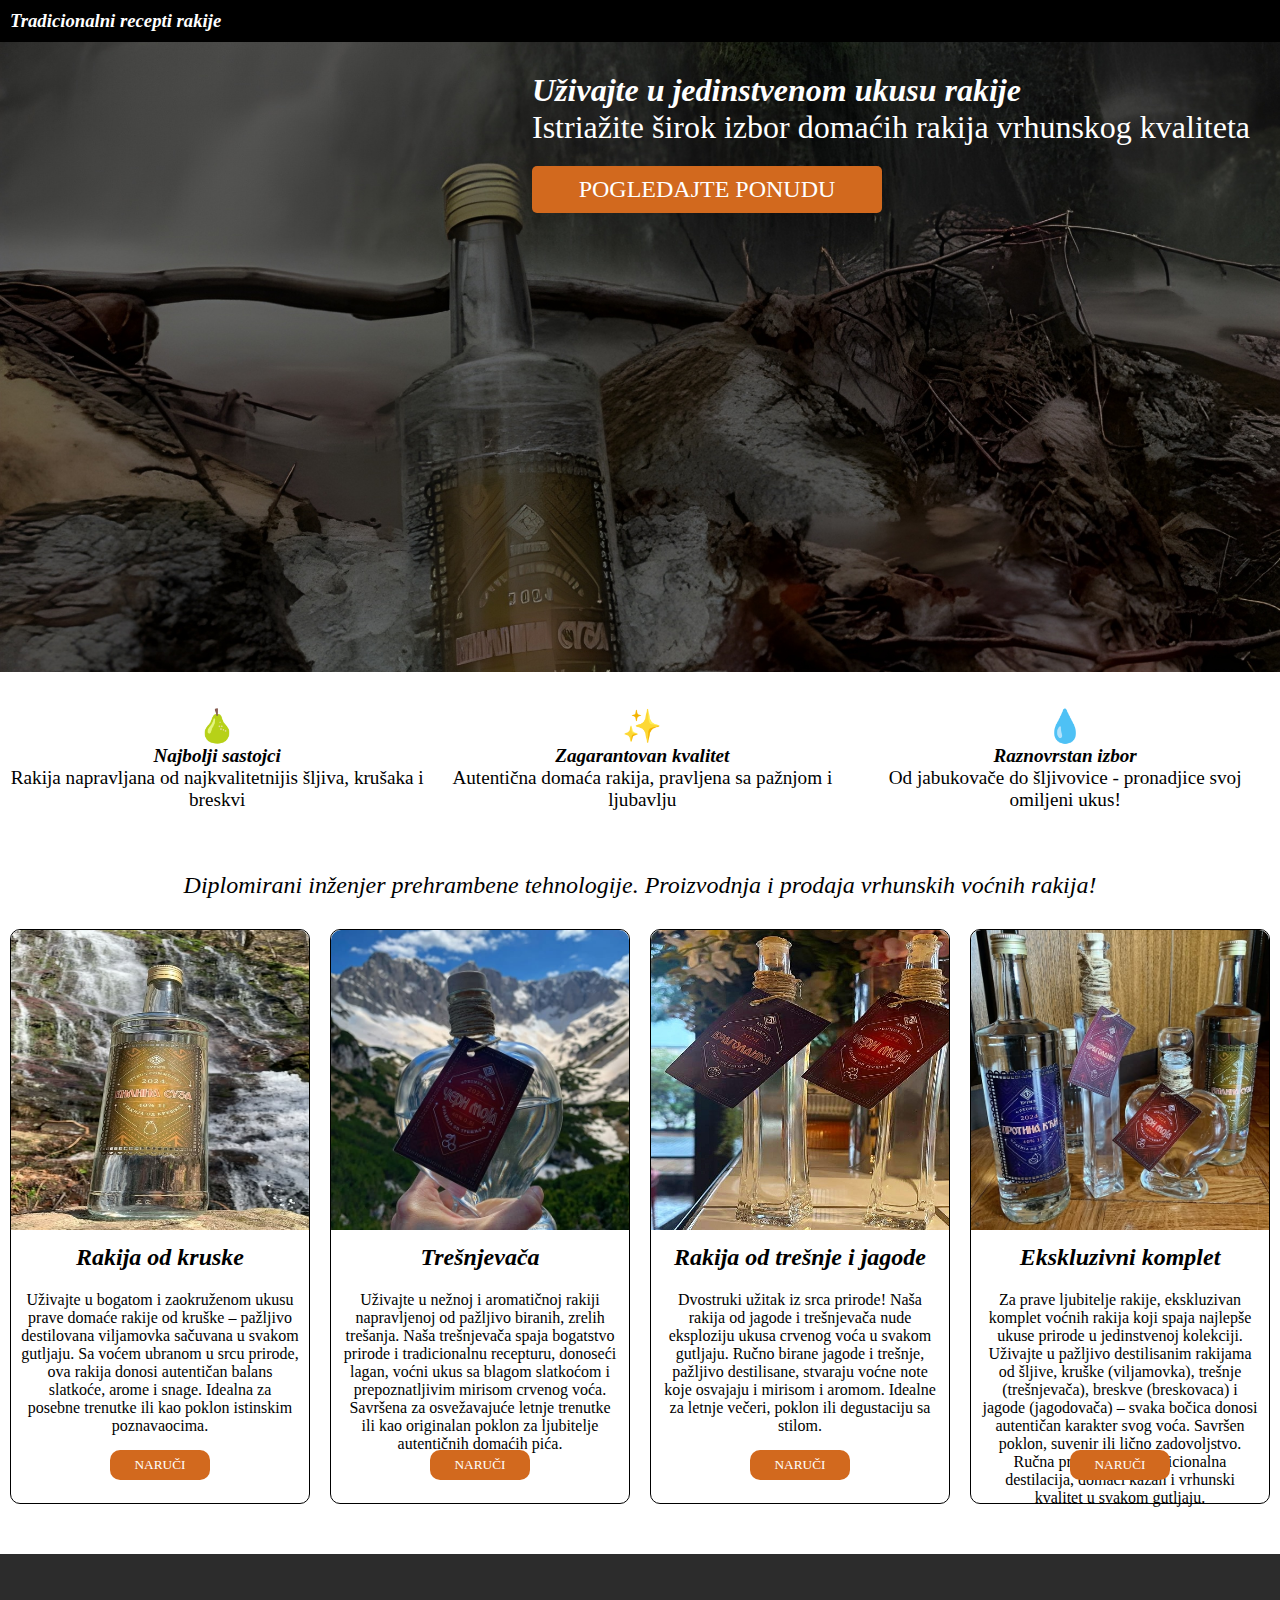
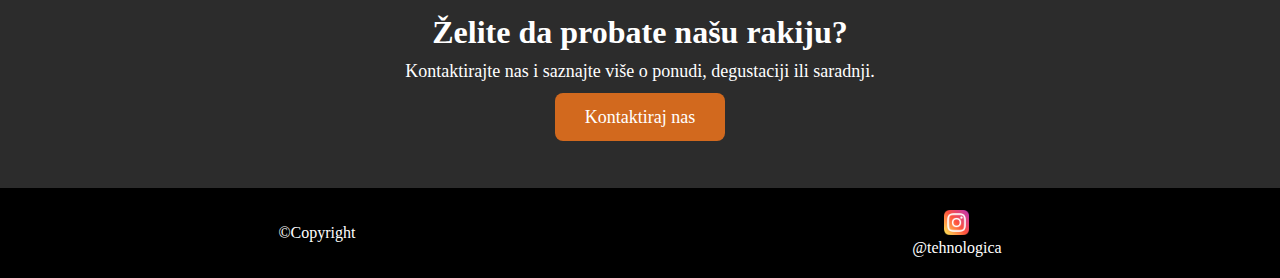
<file: index.html>
<!DOCTYPE html>
<html lang="en">
<head>
    <meta charset="UTF-8">
    <meta name="viewport" content="width=device-width, initial-scale=1.0">
    <title>Home page</title>
    <link rel="stylesheet" href="css/style.css">
</head>
<body>

    <header>
        <h3><i>Tradicionalni recepti rakije</i></h3>
    </header>

    <section class="hero">
        <div class="hero-info">
            <h1><i>Uživajte u jedinstvenom ukusu rakije</i></h1>
            <p>Istriažite širok izbor domaćih rakija vrhunskog kvaliteta</p>
            <a href="#products">
                <button id="btn-hero">Pogledajte ponudu</button>
            </a>
        </div>
    </section>



    <div class="main">
        <div class="card">
            <h4>🍐</h4>
            <h3>Najbolji sastojci</h3>
            <p>Rakija napravljana od najkvalitetnijis šljiva, krušaka i breskvi</p>
        </div>

        <div class="card">
            <h4>✨</h4>
            <h3>Zagarantovan kvalitet</h3>
            <p>Autentična domaća rakija, pravljena sa pažnjom i ljubavlju</p>
        </div>

        <div class="card">
            <h4>💧</h4>
            <h3>Raznovrstan izbor</h3>
            <p>Od jabukovače do šljivovice - pronadjice svoj omiljeni ukus!</p>
        </div>
    </div>

    <div class="onama">
        <p><i>Diplomirani inženjer prehrambene tehnologije. Proizvodnja i prodaja vrhunskih voćnih rakija!</i></p>
    </div>

    <div class="products" id="products">
        <div class="product-card">
            <img src="images/img4.jpg">
            <h3>Rakija od kruske</h3>
            <p>Uživajte u bogatom i zaokruženom ukusu prave domaće rakije od kruške – pažljivo destilovana viljamovka sačuvana u svakom gutljaju. Sa voćem ubranom u srcu prirode, ova rakija donosi autentičan balans slatkoće, arome i snage. Idealna za posebne trenutke ili kao poklon istinskim poznavaocima.</p>
            
            <a href="https://www.instagram.com/tehnologica">
                <button class="card-btn">NARUČI</button>
            </a>
        </div>

        <div class="product-card">
            <img src="images/img9.jpg">
            <h3>Trešnjevača </h3>
            <p>
                Uživajte u nežnoj i aromatičnoj rakiji napravljenoj od pažljivo biranih, zrelih trešanja. Naša trešnjevača spaja bogatstvo prirode i tradicionalnu recepturu, donoseći lagan, voćni ukus sa blagom slatkoćom i prepoznatljivim mirisom crvenog voća. Savršena za osvežavajuće letnje trenutke ili kao originalan poklon za ljubitelje autentičnih domaćih pića.
            </p>

            <a href="https://www.instagram.com/tehnologica">
                <button class="card-btn">NARUČI</button>
            </a>
        </div>

        <div class="product-card">
            <img src="images/img8.jpg">
            <h3>Rakija od trešnje i jagode</h3>
            <p>Dvostruki užitak iz srca prirode! Naša rakija od jagode i trešnjevača nude eksploziju ukusa crvenog voća u svakom gutljaju. Ručno birane jagode i trešnje, pažljivo destilisane, stvaraju voćne note koje osvajaju i mirisom i aromom. Idealne za letnje večeri, poklon ili degustaciju sa stilom.</p>

            <a href="https://www.instagram.com/tehnologica">
                <button class="card-btn">NARUČI</button>
            </a>
        </div>

        <div class="product-card">
            <img src="images/img3.jpg">
            <h3>Ekskluzivni komplet</h3>
            <p>
                Za prave ljubitelje rakije, ekskluzivan komplet voćnih rakija koji spaja najlepše ukuse prirode u jedinstvenoj kolekciji. Uživajte u pažljivo destilisanim rakijama od šljive, kruške (viljamovka), trešnje (trešnjevača), breskve (breskovaca) i jagode (jagodovača) – svaka bočica donosi autentičan karakter svog voća.
                Savršen poklon, suvenir ili lično zadovoljstvo. Ručna proizvodnja, tradicionalna destilacija, domaći kazan i vrhunski kvalitet u svakom gutljaju.
            </p>

            <a href="https://www.instagram.com/tehnologica">
                <button class="card-btn">NARUČI</button>
            </a>
        </div>
    </div>

    <section class="cta">
        <h2>Želite da probate našu rakiju?</h2>
        <p>Kontaktirajte nas i saznajte više o ponudi, degustaciji ili saradnji.</p>
        <a href="https://www.instagram.com/tehnologica" class="cta-btn">Kontaktiraj nas</a>
    </section>


    <footer>
        &copy;Copyright

        <div class="socials">
            <img src="images/instagram.png" width="25px" height="25px">
            <p>@tehnologica</p>
        </div>
    </footer>
    
</body>
</html>
</file>
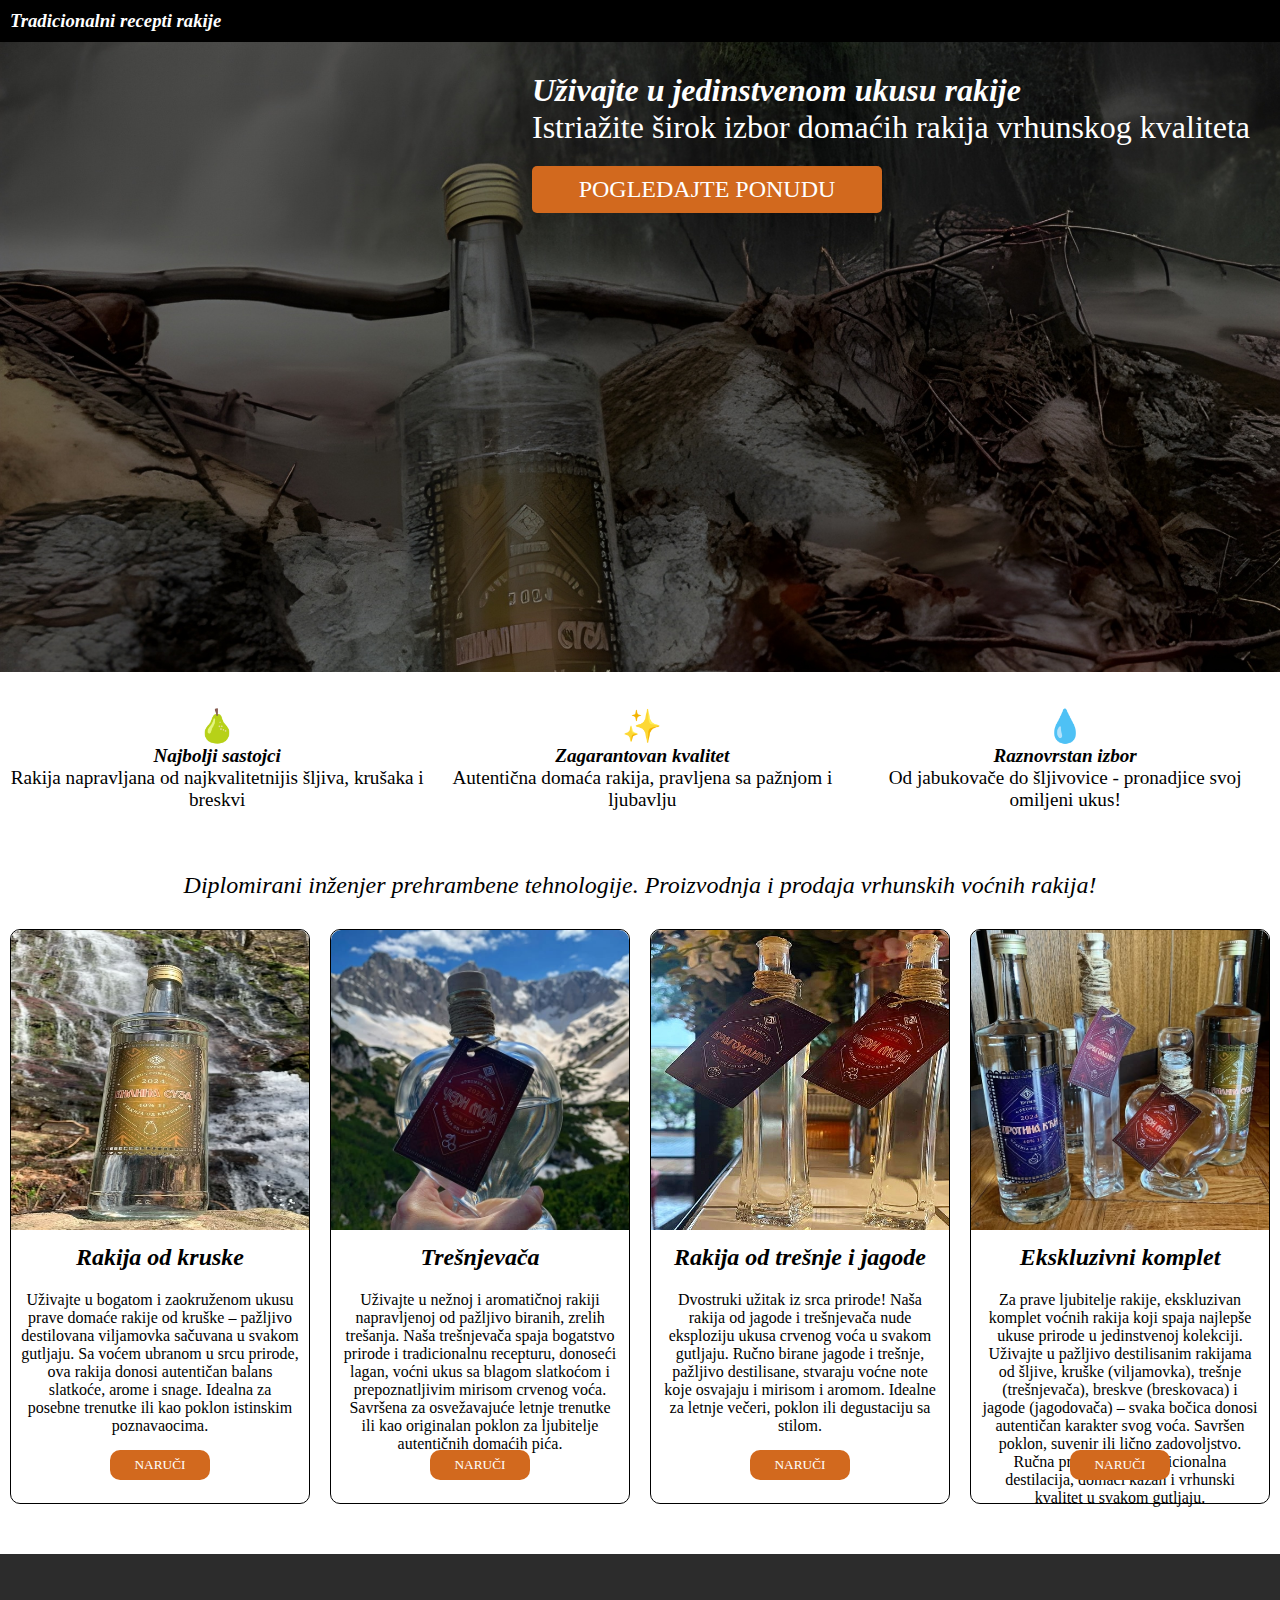
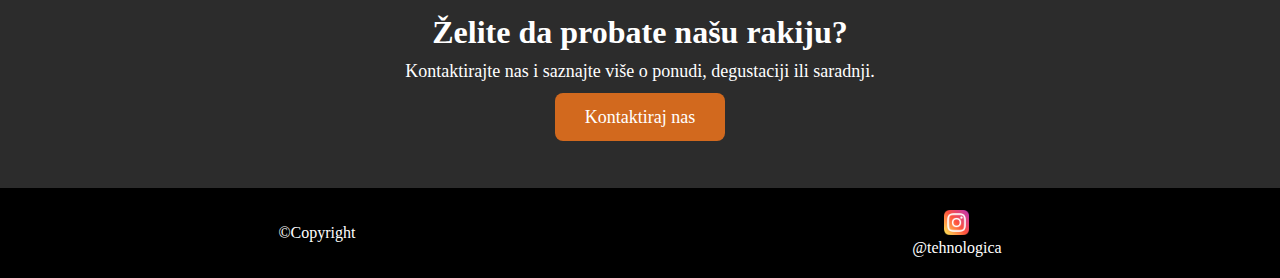
<file: alkoholna_pica/public/index.html>
<!DOCTYPE html>
<html lang="en">
<head>
    <meta charset="UTF-8">
    <meta name="viewport" content="width=device-width, initial-scale=1.0">
    <title>Home page</title>
    <link rel="stylesheet" href="css/style.css">
</head>
<body>

    <header>
        <h3><i>Tradicionalni recepti rakije</i></h3>
    </header>

    <section class="hero">
        <div class="hero-info">
            <h1><i>Uživajte u jedinstvenom ukusu rakije</i></h1>
            <p>Istriažite širok izbor domaćih rakija vrhunskog kvaliteta</p>
            <a href="#products">
                <button id="btn-hero">Pogledajte ponudu</button>
            </a>
        </div>
    </section>



    <div class="main">
        <div class="card">
            <h4>🍐</h4>
            <h3>Najbolji sastojci</h3>
            <p>Rakija napravljana od najkvalitetnijis šljiva, krušaka i breskvi</p>
        </div>

        <div class="card">
            <h4>✨</h4>
            <h3>Zagarantovan kvalitet</h3>
            <p>Autentična domaća rakija, pravljena sa pažnjom i ljubavlju</p>
        </div>

        <div class="card">
            <h4>💧</h4>
            <h3>Raznovrstan izbor</h3>
            <p>Od jabukovače do šljivovice - pronadjice svoj omiljeni ukus!</p>
        </div>
    </div>

    <div class="onama">
        <p><i>Diplomirani inženjer prehrambene tehnologije. Proizvodnja i prodaja vrhunskih voćnih rakija!</i></p>
    </div>

    <div class="products" id="products">
        <div class="product-card">
            <img src="images/img4.jpg">
            <h3>Rakija od kruske</h3>
            <p>Uživajte u bogatom i zaokruženom ukusu prave domaće rakije od kruške – pažljivo destilovana viljamovka sačuvana u svakom gutljaju. Sa voćem ubranom u srcu prirode, ova rakija donosi autentičan balans slatkoće, arome i snage. Idealna za posebne trenutke ili kao poklon istinskim poznavaocima.</p>
            
            <a href="https://www.instagram.com/tehnologica">
                <button class="card-btn">NARUČI</button>
            </a>
        </div>

        <div class="product-card">
            <img src="images/img9.jpg">
            <h3>Trešnjevača </h3>
            <p>
                Uživajte u nežnoj i aromatičnoj rakiji napravljenoj od pažljivo biranih, zrelih trešanja. Naša trešnjevača spaja bogatstvo prirode i tradicionalnu recepturu, donoseći lagan, voćni ukus sa blagom slatkoćom i prepoznatljivim mirisom crvenog voća. Savršena za osvežavajuće letnje trenutke ili kao originalan poklon za ljubitelje autentičnih domaćih pića.
            </p>

            <a href="https://www.instagram.com/tehnologica">
                <button class="card-btn">NARUČI</button>
            </a>
        </div>

        <div class="product-card">
            <img src="images/img8.jpg">
            <h3>Rakija od trešnje i jagode</h3>
            <p>Dvostruki užitak iz srca prirode! Naša rakija od jagode i trešnjevača nude eksploziju ukusa crvenog voća u svakom gutljaju. Ručno birane jagode i trešnje, pažljivo destilisane, stvaraju voćne note koje osvajaju i mirisom i aromom. Idealne za letnje večeri, poklon ili degustaciju sa stilom.</p>

            <a href="https://www.instagram.com/tehnologica">
                <button class="card-btn">NARUČI</button>
            </a>
        </div>

        <div class="product-card">
            <img src="images/img3.jpg">
            <h3>Ekskluzivni komplet</h3>
            <p>
                Za prave ljubitelje rakije, ekskluzivan komplet voćnih rakija koji spaja najlepše ukuse prirode u jedinstvenoj kolekciji. Uživajte u pažljivo destilisanim rakijama od šljive, kruške (viljamovka), trešnje (trešnjevača), breskve (breskovaca) i jagode (jagodovača) – svaka bočica donosi autentičan karakter svog voća.
                Savršen poklon, suvenir ili lično zadovoljstvo. Ručna proizvodnja, tradicionalna destilacija, domaći kazan i vrhunski kvalitet u svakom gutljaju.
            </p>

            <a href="https://www.instagram.com/tehnologica">
                <button class="card-btn">NARUČI</button>
            </a>
        </div>
    </div>

    <section class="cta">
        <h2>Želite da probate našu rakiju?</h2>
        <p>Kontaktirajte nas i saznajte više o ponudi, degustaciji ili saradnji.</p>
        <a href="https://www.instagram.com/tehnologica" class="cta-btn">Kontaktiraj nas</a>
    </section>


    <footer>
        &copy;Copyright

        <div class="socials">
            <img src="images/instagram.png" width="25px" height="25px">
            <p>@tehnologica</p>
        </div>
    </footer>
    
</body>
</html>
</file>
<file: css/style.css>
* {
    padding: 0;
    margin: 0;
    box-sizing: border-box;
    font-family: serif;
    scroll-behavior: smooth;
}

header {
    background-color: black;
    text-align: center;
    color: white;
    width: 100%;
    max-width: 100%;
    text-align: left;
    padding: 10px;
}

.hero {
    background-image: url(../images/img10.jpeg);
    width: 100%;
    height: 70vh;
    background-position: center 60%;
    background-repeat: no-repeat;
    background-size: cover;
    image-rendering: auto;
}

.hero-info {
    display: flex;
    flex-direction: column;
    float: right;
    margin: 20px;
    padding: 10px;
    text-align: left;
}

.hero-info > h1, .hero-info > p{
    font-size: 2rem;
    color: white;
}

#btn-hero {
    background-color: #D2691E; 
    color: white;
    border: none;
    padding: 10px 20px;
    border-radius: 5px;
    cursor: pointer;
    text-transform: uppercase;
    font-size: 1.5em;
    margin-top: 20px;
    width: 350px;
    transition: background 0.3s;
}

#btn-hero:hover {
    background-color: #a73737;
}

.main {
    max-width: 100%;
    height: 20vh;
    margin-top: 20px;
    display: flex;
    flex-direction: row;
    justify-content: center;
    align-items: center;
}

.card {
    text-align: center;
    border-radius: 20px;
    margin: 10px 10px 10px 10px;
    height: 150px;
}

.card > h3, .card > p {
    font-size: 1.2em;
    color: black;
}

.card > h4 {
    font-size: 2em;
}

.card > h3 {
    font-style: italic;
}

.products {
    display: flex;
    flex-direction: row;
    justify-content: space-between;
    margin-top: 20px;
}

.product-card {
    position: relative;
    text-align: center;
    width: 450px;
    height: 575px;
    border: 1px solid black;
    border-radius: 10px;
    margin: 10px;
}

.product-card > img {
    width: 100%;
    height: 300px;
    border-top-left-radius: 10px;
    border-top-right-radius: 10px;
}

.product-card > h3 {
    font-style: italic;
    font-size: 1.5em;
}

.product-card > h3, .product-card > p {
    padding: 10px;
}

.card-btn {
    width: 100px;
    height: 30px;
    color: white;
    background-color: #D2691E;
    text-align: center;
    border: none;
    border-radius: 10px;
    position: absolute;
    top: 520px;
    left: 50%;
    transform: translate(-50%);
    cursor: pointer;
    transition: background 0.3s;
}

.card-btn:hover {
    background-color: #a73737;
}

.onama {
    text-align: center;
    font-size: 1.5em;
}

.cta {
    background-color: #2c2c2c;
    color: white;
    text-align: center;
    padding: 60px 20px;
    margin-top: 40px;
}

.cta h2 {
    font-size: 32px;
    margin-bottom: 10px;
}

.cta p {
    font-size: 18px;
    margin-bottom: 25px;
}

.cta-btn {
    background-color: #D2691E;
    color: white;
    padding: 14px 30px;
    text-decoration: none;
    font-size: 18px;
    border-radius: 8px;
    transition: background 0.3s;
}

@media (max-width: 1200px) {
    .products {
        flex-direction: column;
        align-items: center;
    }
    .product-card {
        width: 90vw;
        max-width: 450px;
        margin: 20px 0;
    }
}

@media (max-width: 900px) {
    .main {
        flex-direction: column;
        height: auto;
    }
    .card {
        width: 90vw;
        max-width: 350px;
        margin: 20px auto;
        height: auto;
    }
    .hero-info {
        float: none;
        margin: 10px auto;
        padding: 10px;
        text-align: center;
        align-items: center;
    }
    #btn-hero {
        width: 90vw;
        max-width: 350px;
    }
}

@media (max-width: 600px) {
    header, .cta, footer {
        padding: 10px;
        font-size: 1em;
    }
    .hero {
        height: 40vh;
    }
    .hero-info > h1, .hero-info > p {
        font-size: 1.2em;
    }
    .product-card {
        width: 98vw;
        height: auto;
        position: relative;
    }
    .product-card > img {
        height: 180px;
        display: block;
        margin-top: 0;
    }
    .card-btn {
        position: static;
        margin: 20px auto 10px auto;
        display: block;
        transform: none;
        top: auto;
        left: auto;
        width: 80vw;
        max-width: 250px;
    }
    .cta h2 {
        font-size: 1.2em;
    }
    .cta p {
        font-size: 1em;
    }
    .cta-btn {
        padding: 10px 16px;
        font-size: 1em;
    }
    footer {
        flex-direction: column;
        height: auto;
        gap: 10px;
    }
}
.cta-btn:hover {
    background-color: #a73737;
}

footer {
    background-color: black;
    color: white;
    display: flex;
    flex-direction: row;
    align-items: center;
    justify-content: space-around;
    max-width: 100%;
    height: 10vh;
}

.socials {
    text-align: center;
}
</file>
<file: alkoholna_pica/public/css/style.css>
* {
    padding: 0;
    margin: 0;
    box-sizing: border-box;
    font-family: serif;
    scroll-behavior: smooth;
}

header {
    background-color: black;
    text-align: center;
    color: white;
    width: 100%;
    max-width: 100%;
    text-align: left;
    padding: 10px;
}

.hero {
    background-image: url(../images/img10.jpeg);
    width: 100%;
    height: 70vh;
    background-position: center 60%;
    background-repeat: no-repeat;
    background-size: cover;
    image-rendering: auto;
}

.hero-info {
    display: flex;
    flex-direction: column;
    float: right;
    margin: 20px;
    padding: 10px;
    text-align: left;
}

.hero-info > h1, .hero-info > p{
    font-size: 2rem;
    color: white;
}

#btn-hero {
    background-color: #D2691E; 
    color: white;
    border: none;
    padding: 10px 20px;
    border-radius: 5px;
    cursor: pointer;
    text-transform: uppercase;
    font-size: 1.5em;
    margin-top: 20px;
    width: 350px;
    transition: background 0.3s;
}

#btn-hero:hover {
    background-color: #a73737;
}

.main {
    max-width: 100%;
    height: 20vh;
    margin-top: 20px;
    display: flex;
    flex-direction: row;
    justify-content: center;
    align-items: center;
}

.card {
    text-align: center;
    border-radius: 20px;
    margin: 10px 10px 10px 10px;
    height: 150px;
}

.card > h3, .card > p {
    font-size: 1.2em;
    color: black;
}

.card > h4 {
    font-size: 2em;
}

.card > h3 {
    font-style: italic;
}

.products {
    display: flex;
    flex-direction: row;
    justify-content: space-between;
    margin-top: 20px;
}

.product-card {
    position: relative;
    text-align: center;
    width: 450px;
    height: 575px;
    border: 1px solid black;
    border-radius: 10px;
    margin: 10px;
}

.product-card > img {
    width: 100%;
    height: 300px;
    border-top-left-radius: 10px;
    border-top-right-radius: 10px;
}

.product-card > h3 {
    font-style: italic;
    font-size: 1.5em;
}

.product-card > h3, .product-card > p {
    padding: 10px;
}

.card-btn {
    width: 100px;
    height: 30px;
    color: white;
    background-color: #D2691E;
    text-align: center;
    border: none;
    border-radius: 10px;
    position: absolute;
    top: 520px;
    left: 50%;
    transform: translate(-50%);
    cursor: pointer;
    transition: background 0.3s;
}

.card-btn:hover {
    background-color: #a73737;
}

.onama {
    text-align: center;
    font-size: 1.5em;
}

.cta {
    background-color: #2c2c2c;
    color: white;
    text-align: center;
    padding: 60px 20px;
    margin-top: 40px;
}

.cta h2 {
    font-size: 32px;
    margin-bottom: 10px;
}

.cta p {
    font-size: 18px;
    margin-bottom: 25px;
}

.cta-btn {
    background-color: #D2691E;
    color: white;
    padding: 14px 30px;
    text-decoration: none;
    font-size: 18px;
    border-radius: 8px;
    transition: background 0.3s;
}

.cta-btn:hover {
    background-color: #a73737;
}

footer {
    background-color: black;
    color: white;
    display: flex;
    flex-direction: row;
    align-items: center;
    justify-content: space-around;
    max-width: 100%;
    height: 10vh;
}

.socials {
    text-align: center;
}
</file>
